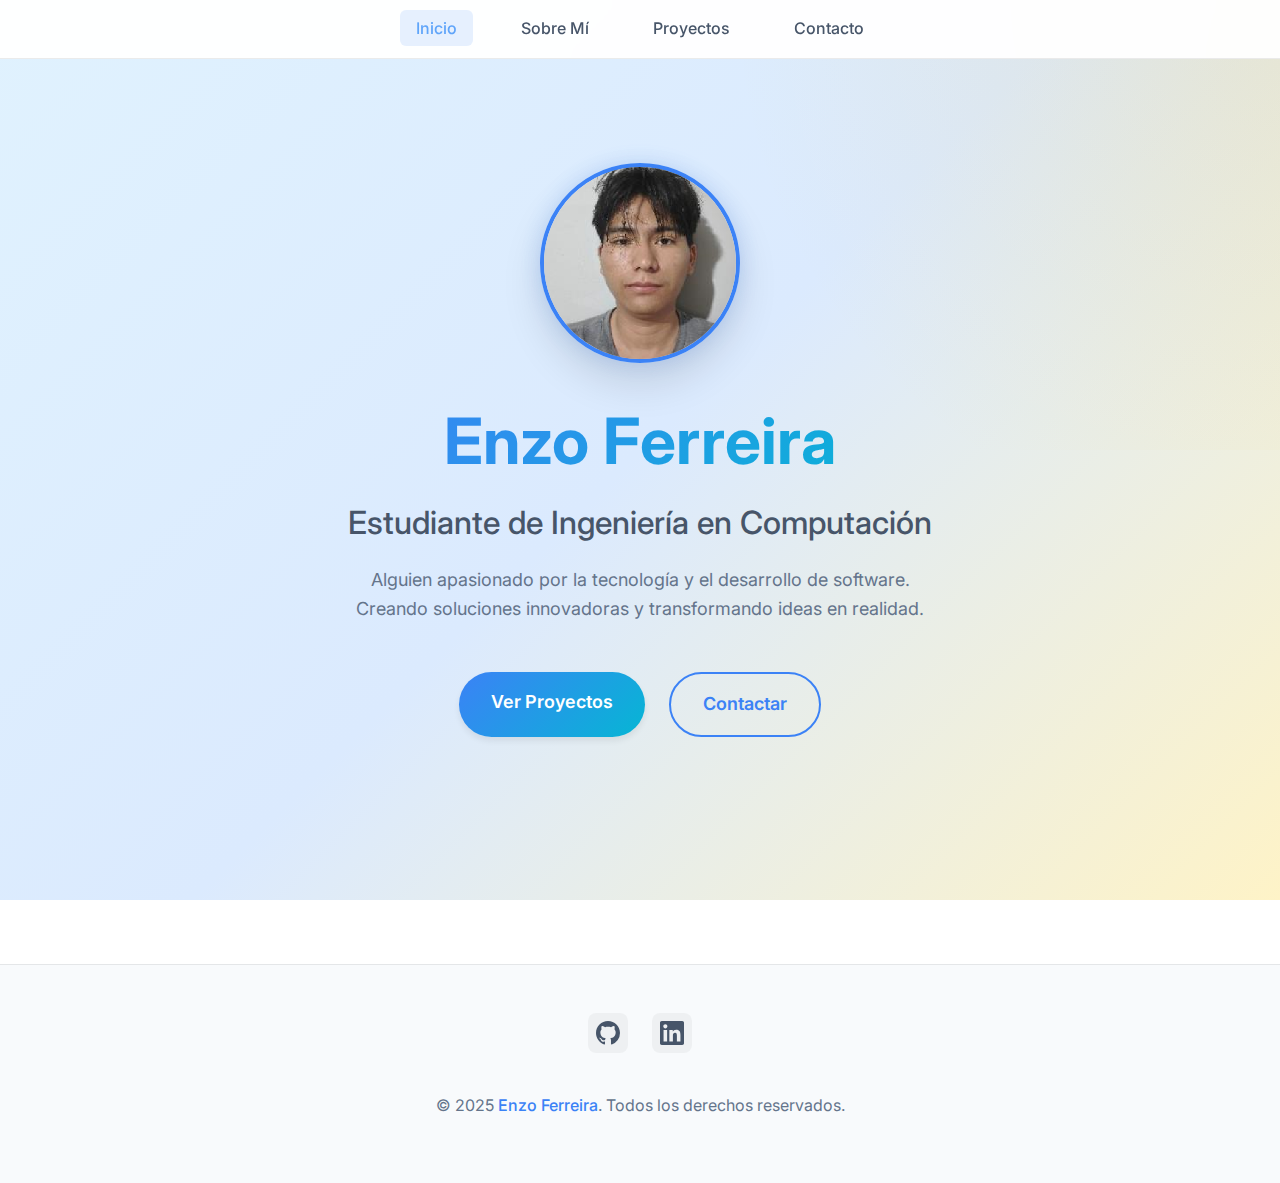
<file: index.html>
<!DOCTYPE html>
<html lang="es">

<head>
  <meta charset="UTF-8">
  <meta name="viewport" content="width=device-width, initial-scale=1.0">
  <meta name="description"
    content="Enzo Ferreira - Estudiante de Ingeniería en Computación. Portafolio profesional con proyectos y experiencia.">
  <meta name="keywords" content="Enzo Ferreira, Ingeniería en Computación, Portafolio, Desarrollador, Programador">
  <meta name="author" content="Enzo Ferreira">
  <title>Enzo Ferreira | Ingeniero en Computación</title>
      <link rel="icon" type="image/png" sizes="32x32" href="resources/images/logo.png">
  <link rel="preconnect" href="https://fonts.googleapis.com">
  <link rel="preconnect" href="https://fonts.gstatic.com" crossorigin>
  <link href="https://fonts.googleapis.com/css2?family=Inter:wght@400;500;600;700;800&display=swap" rel="stylesheet">

  <link rel="stylesheet" href="resources/styles.css">
</head>

<body>
  <nav>
    <ul>
      <li><a href="index.html">Inicio</a></li>
      <li><a href="sobremi.html">Sobre Mí</a></li>
      <li><a href="proyecto.html">Proyectos</a></li>
      <li><a href="contacto.html">Contacto</a></li>
    </ul>
  </nav>

  <section class="hero-section">
    <div class="hero-content">
      <img
        src="resources/images/Profile.png"
        alt="Enzo Ferreira" class="profile-photo">
      <h1>Enzo Ferreira</h1>
      <h3 style="color: var(--text-secondary); font-weight: 500; margin-bottom: var(--spacing-md);">
        Estudiante de Ingeniería en Computación
      </h3>
      <p
        style="max-width: 600px; margin: 0 auto var(--spacing-xl); font-size: var(--font-size-md); color: var(--text-muted);">
        Alguien apasionado por la tecnología y el desarrollo de software.
        Creando soluciones innovadoras y transformando ideas en realidad.
      </p>
      <div style="display: flex; gap: var(--spacing-md); justify-content: center; flex-wrap: wrap;">
        <a href="proyecto.html" class="btn btn-primary">Ver Proyectos</a>
        <a href="contacto.html" class="btn btn-secondary">Contactar</a>
      </div>
    </div>
  </section>

  <footer>
    <div class="footer-content">
      <div class="footer-social">
        <a href="https://github.com/EnzoFereira-UDL" target="_blank" aria-label="GitHub">
          <svg viewBox="0 0 24 24" xmlns="http://www.w3.org/2000/svg">
            <path
              d="M12 0C5.37 0 0 5.37 0 12c0 5.31 3.435 9.795 8.205 11.385.6.105.825-.255.825-.57 0-.285-.015-1.23-.015-2.235-3.015.555-3.795-.735-4.035-1.41-.135-.345-.72-1.41-1.23-1.695-.42-.225-1.02-.78-.015-.795.945-.015 1.62.87 1.845 1.23 1.08 1.815 2.805 1.305 3.495.99.105-.78.42-1.305.765-1.605-2.67-.3-5.46-1.335-5.46-5.925 0-1.305.465-2.385 1.23-3.225-.12-.3-.54-1.53.12-3.18 0 0 1.005-.315 3.3 1.23.96-.27 1.98-.405 3-.405s2.04.135 3 .405c2.295-1.56 3.3-1.23 3.3-1.23.66 1.65.24 2.88.12 3.18.765.84 1.23 1.905 1.23 3.225 0 4.605-2.805 5.625-5.475 5.925.435.375.81 1.095.81 2.22 0 1.605-.015 2.895-.015 3.3 0 .315.225.69.825.57A12.02 12.02 0 0024 12c0-6.63-5.37-12-12-12z" />
          </svg>
        </a>
        <a href="https://mx.linkedin.com/in/enzo-ferreira-667b6a396" target="_blank" aria-label="LinkedIn">
          <svg viewBox="0 0 24 24" xmlns="http://www.w3.org/2000/svg">
            <path
              d="M20.447 20.452h-3.554v-5.569c0-1.328-.027-3.037-1.852-3.037-1.853 0-2.136 1.445-2.136 2.939v5.667H9.351V9h3.414v1.561h.046c.477-.9 1.637-1.85 3.37-1.85 3.601 0 4.267 2.37 4.267 5.455v6.286zM5.337 7.433c-1.144 0-2.063-.926-2.063-2.065 0-1.138.92-2.063 2.063-2.063 1.14 0 2.064.925 2.064 2.063 0 1.139-.925 2.065-2.064 2.065zm1.782 13.019H3.555V9h3.564v11.452zM22.225 0H1.771C.792 0 0 .774 0 1.729v20.542C0 23.227.792 24 1.771 24h20.451C23.2 24 24 23.227 24 22.271V1.729C24 .774 23.2 0 22.222 0h.003z" />
          </svg>
        </a>
      </div>
      <p class="footer-text">
        © 2025 <a href="index.html">Enzo Ferreira</a>. Todos los derechos reservados.
      </p>
    </div>
  </footer>

  <script src="resources/main.js"></script>
</body>

</html>
</file>
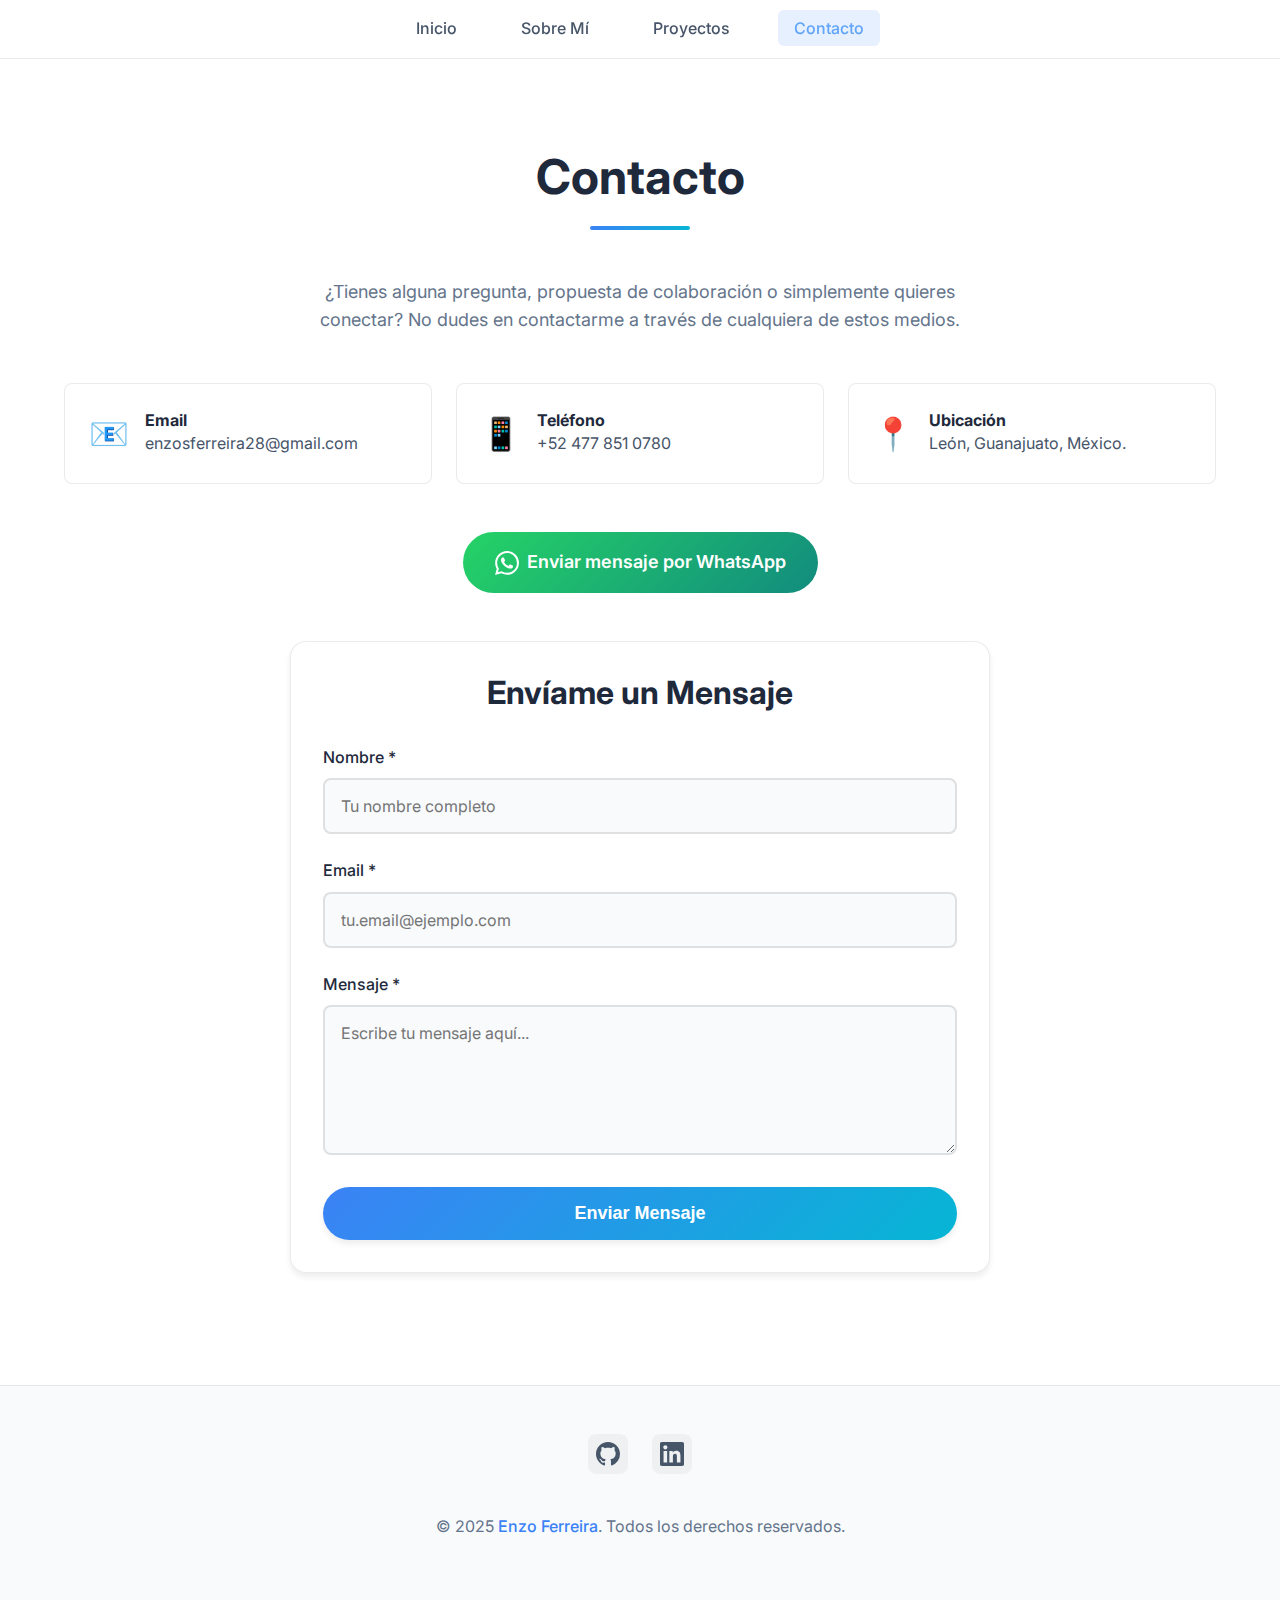
<file: contacto.html>
<!DOCTYPE html>
<html lang="es">

<head>
    <meta charset="UTF-8">
    <meta name="viewport" content="width=device-width, initial-scale=1.0">
    <meta name="description"
        content="Contacta a Enzo Ferreira - Información de contacto, WhatsApp y formulario de contacto.">
    <title>Contacto | Enzo Ferreira</title>

    <!-- Google Fonts -->
    <link rel="preconnect" href="https://fonts.googleapis.com">
    <link rel="preconnect" href="https://fonts.gstatic.com" crossorigin>
    <link href="https://fonts.googleapis.com/css2?family=Inter:wght@400;500;600;700;800&display=swap" rel="stylesheet">

    <!-- Stylesheet -->
    <link rel="stylesheet" href="resources/styles.css">
</head>

<body>
    <!-- Navigation -->
    <nav>
        <ul>
            <li><a href="index.html">Inicio</a></li>
            <li><a href="sobremi.html">Sobre Mí</a></li>
            <li><a href="proyecto.html">Proyectos</a></li>
            <li><a href="contacto.html">Contacto</a></li>
        </ul>
    </nav>

    <!-- Main Content -->
    <main class="container" style="margin-top: 100px;">
        <h2 class="section-title">Contacto</h2>
        <p class="text-center" style="max-width: 700px; margin: 0 auto var(--spacing-xl); color: var(--text-muted);">
            ¿Tienes alguna pregunta, propuesta de colaboración o simplemente quieres conectar?
            No dudes en contactarme a través de cualquiera de estos medios.
        </p>

        <!-- Contact Information -->
        <section class="contact-info">
            <!-- Email -->
            <div class="contact-item">
                <div class="contact-icon">📧</div>
                <div>
                    <h4 style="margin: 0; font-size: var(--font-size-sm); color: var(--text-primary);">Email</h4>
                    <a href="mailto:enzo.ferreira@ejemplo.com"
                        style="color: var(--text-secondary); font-size: var(--font-size-sm);">
                        enzosferreira28@gmail.com
                    </a>
                </div>
            </div>

            <!-- Phone -->
            <div class="contact-item">
                <div class="contact-icon">📱</div>
                <div>
                    <h4 style="margin: 0; font-size: var(--font-size-sm); color: var(--text-primary);">Teléfono</h4>
                    <a href="tel:+525512345678" style="color: var(--text-secondary); font-size: var(--font-size-sm);">
                        +52 477 851 0780
                    </a>
                </div>
            </div>

            <!-- Location -->
            <div class="contact-item">
                <div class="contact-icon">📍</div>
                <div>
                    <h4 style="margin: 0; font-size: var(--font-size-sm); color: var(--text-primary);">Ubicación</h4>
                    <p style="margin: 0; color: var(--text-secondary); font-size: var(--font-size-sm);">
                        León, Guanajuato, México.
                    </p>
                </div>
            </div>
        </section>

        <!-- WhatsApp Button -->
        <div class="text-center mb-4">
            <a href="https://wa.me/524778510780?text=Hola%20Enzo,%20me%20gustaría%20contactarte" target="_blank"
                class="btn btn-whatsapp">
                <svg width="24" height="24" viewBox="0 0 24 24" fill="currentColor" xmlns="http://www.w3.org/2000/svg">
                    <path
                        d="M17.472 14.382c-.297-.149-1.758-.867-2.03-.967-.273-.099-.471-.148-.67.15-.197.297-.767.966-.94 1.164-.173.199-.347.223-.644.075-.297-.15-1.255-.463-2.39-1.475-.883-.788-1.48-1.761-1.653-2.059-.173-.297-.018-.458.13-.606.134-.133.298-.347.446-.52.149-.174.198-.298.298-.497.099-.198.05-.371-.025-.52-.075-.149-.669-1.612-.916-2.207-.242-.579-.487-.5-.669-.51-.173-.008-.371-.01-.57-.01-.198 0-.52.074-.792.372-.272.297-1.04 1.016-1.04 2.479 0 1.462 1.065 2.875 1.213 3.074.149.198 2.096 3.2 5.077 4.487.709.306 1.262.489 1.694.625.712.227 1.36.195 1.871.118.571-.085 1.758-.719 2.006-1.413.248-.694.248-1.289.173-1.413-.074-.124-.272-.198-.57-.347m-5.421 7.403h-.004a9.87 9.87 0 01-5.031-1.378l-.361-.214-3.741.982.998-3.648-.235-.374a9.86 9.86 0 01-1.51-5.26c.001-5.45 4.436-9.884 9.888-9.884 2.64 0 5.122 1.03 6.988 2.898a9.825 9.825 0 012.893 6.994c-.003 5.45-4.437 9.884-9.885 9.884m8.413-18.297A11.815 11.815 0 0012.05 0C5.495 0 .16 5.335.157 11.892c0 2.096.547 4.142 1.588 5.945L.057 24l6.305-1.654a11.882 11.882 0 005.683 1.448h.005c6.554 0 11.89-5.335 11.893-11.893a11.821 11.821 0 00-3.48-8.413z" />
                </svg>
                Enviar mensaje por WhatsApp
            </a>
        </div>

        <!-- Contact Form -->
        <section class="card" style="max-width: 700px; margin: 0 auto;">
            <h3 class="text-center mb-3">Envíame un Mensaje</h3>
            <form id="contact-form">
                <!-- Name Field -->
                <div class="form-group">
                    <label for="name">Nombre *</label>
                    <input type="text" id="name" name="name" placeholder="Tu nombre completo" required>
                </div>

                <!-- Email Field -->
                <div class="form-group">
                    <label for="email">Email *</label>
                    <input type="email" id="email" name="email" placeholder="tu.email@ejemplo.com" required>
                    <div class="error-message">Por favor, ingresa un email válido</div>
                </div>

                <!-- Message Field -->
                <div class="form-group">
                    <label for="message">Mensaje *</label>
                    <textarea id="message" name="message" placeholder="Escribe tu mensaje aquí..." required></textarea>
                </div>

                <!-- Submit Button -->
                <button type="submit" id="submit-btn" class="btn btn-primary" style="width: 100%;">
                    Enviar Mensaje
                </button>

                <!-- Success Message -->
                <div id="success-message" class="success-message">
                    ✓ ¡Mensaje enviado con éxito! Te responderé pronto.
                </div>

                <!-- Error Message -->
                <div id="error-message-form" class="error-message-form">
                    ✗ Por favor, completa todos los campos correctamente.
                </div>
            </form>
        </section>
    </main>

    <!-- Footer -->
    <footer>
        <div class="footer-content">
            <div class="footer-social">
                <a href="https://github.com/EnzoFereira-UDL" target="_blank" aria-label="GitHub">
                    <svg viewBox="0 0 24 24" xmlns="http://www.w3.org/2000/svg">
                        <path
                            d="M12 0C5.37 0 0 5.37 0 12c0 5.31 3.435 9.795 8.205 11.385.6.105.825-.255.825-.57 0-.285-.015-1.23-.015-2.235-3.015.555-3.795-.735-4.035-1.41-.135-.345-.72-1.41-1.23-1.695-.42-.225-1.02-.78-.015-.795.945-.015 1.62.87 1.845 1.23 1.08 1.815 2.805 1.305 3.495.99.105-.78.42-1.305.765-1.605-2.67-.3-5.46-1.335-5.46-5.925 0-1.305.465-2.385 1.23-3.225-.12-.3-.54-1.53.12-3.18 0 0 1.005-.315 3.3 1.23.96-.27 1.98-.405 3-.405s2.04.135 3 .405c2.295-1.56 3.3-1.23 3.3-1.23.66 1.65.24 2.88.12 3.18.765.84 1.23 1.905 1.23 3.225 0 4.605-2.805 5.625-5.475 5.925.435.375.81 1.095.81 2.22 0 1.605-.015 2.895-.015 3.3 0 .315.225.69.825.57A12.02 12.02 0 0024 12c0-6.63-5.37-12-12-12z" />
                    </svg>
                </a>
                <a href="https://linkedin.com/in/usuario" target="_blank" aria-label="LinkedIn">
                    <svg viewBox="0 0 24 24" xmlns="http://www.w3.org/2000/svg">
                        <path
                            d="M20.447 20.452h-3.554v-5.569c0-1.328-.027-3.037-1.852-3.037-1.853 0-2.136 1.445-2.136 2.939v5.667H9.351V9h3.414v1.561h.046c.477-.9 1.637-1.85 3.37-1.85 3.601 0 4.267 2.37 4.267 5.455v6.286zM5.337 7.433c-1.144 0-2.063-.926-2.063-2.065 0-1.138.92-2.063 2.063-2.063 1.14 0 2.064.925 2.064 2.063 0 1.139-.925 2.065-2.064 2.065zm1.782 13.019H3.555V9h3.564v11.452zM22.225 0H1.771C.792 0 0 .774 0 1.729v20.542C0 23.227.792 24 1.771 24h20.451C23.2 24 24 23.227 24 22.271V1.729C24 .774 23.2 0 22.222 0h.003z" />
                    </svg>
                </a>
            </div>
            <p class="footer-text">
                © 2025 <a href="index.html">Enzo Ferreira</a>. Todos los derechos reservados.
            </p>
        </div>
    </footer>

    <!-- JavaScript -->
    <script src="resources/main.js"></script>
</body>

</html>
</file>
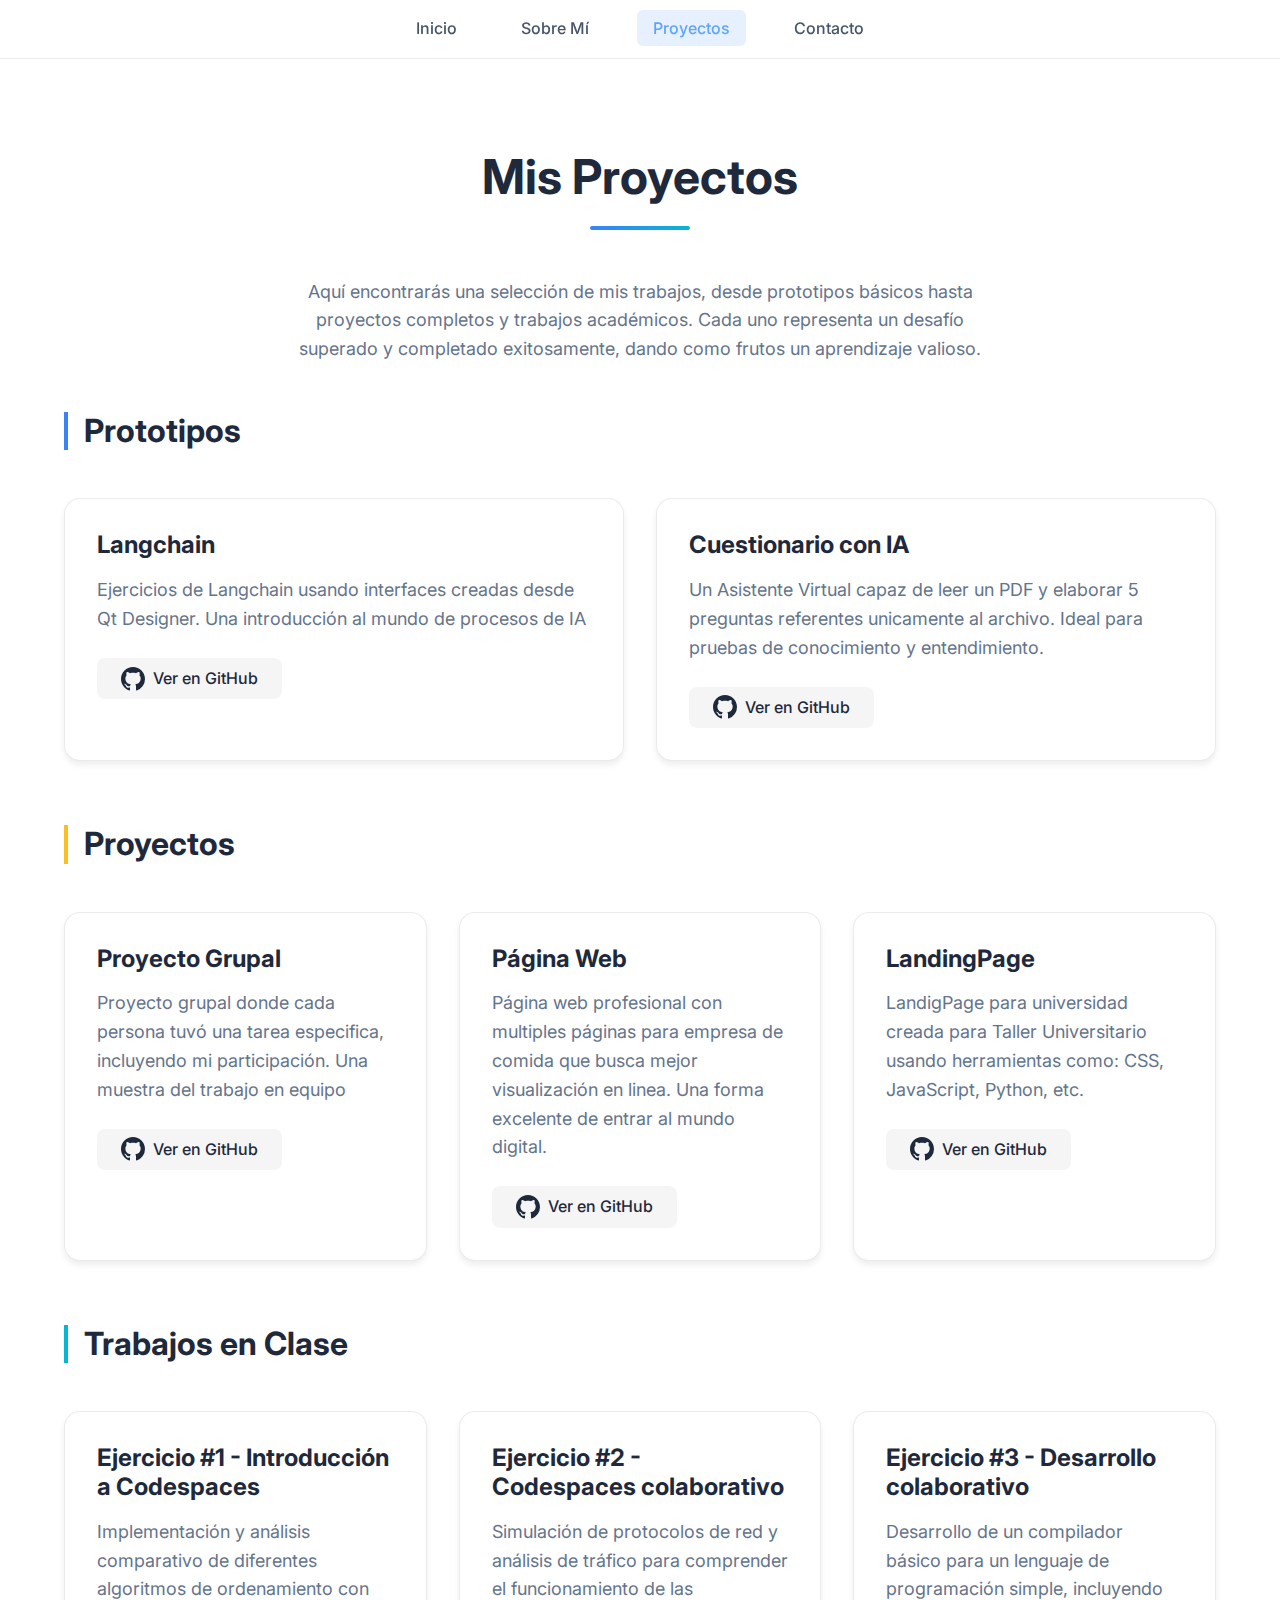
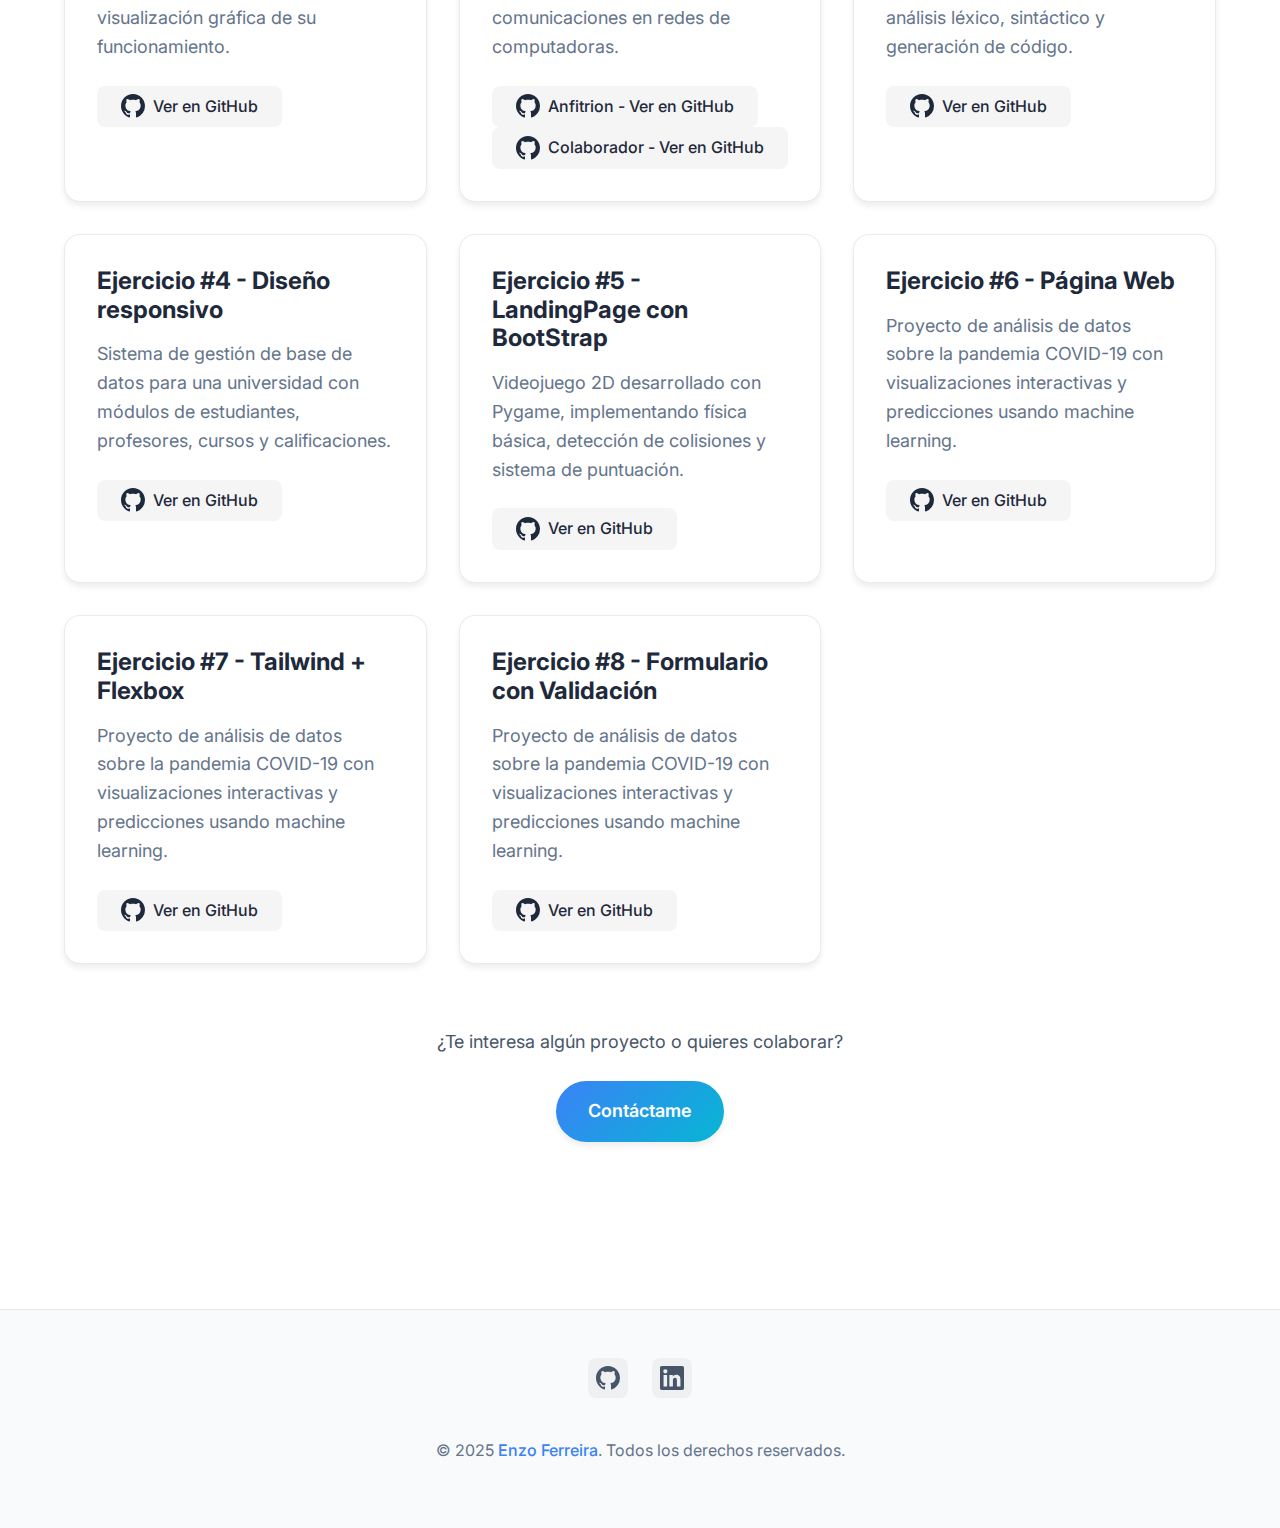
<file: proyecto.html>
<!DOCTYPE html>
<html lang="es">

<head>
    <meta charset="UTF-8">
    <meta name="viewport" content="width=device-width, initial-scale=1.0">
    <meta name="description"
        content="Proyectos de Enzo Ferreira - Prototipos, proyectos completos y trabajos académicos en ingeniería en computación.">
    <title>Proyectos | Enzo Ferreira</title>

    <!-- Google Fonts -->
    <link rel="preconnect" href="https://fonts.googleapis.com">
    <link rel="preconnect" href="https://fonts.gstatic.com" crossorigin>
    <link href="https://fonts.googleapis.com/css2?family=Inter:wght@400;500;600;700;800&display=swap" rel="stylesheet">

    <!-- Stylesheet -->
    <link rel="stylesheet" href="resources/styles.css">
</head>

<body>
    <!-- Navigation -->
    <nav>
        <ul>
            <li><a href="index.html">Inicio</a></li>
            <li><a href="sobremi.html">Sobre Mí</a></li>
            <li><a href="proyecto.html">Proyectos</a></li>
            <li><a href="contacto.html">Contacto</a></li>
        </ul>
    </nav>

    <!-- Main Content -->
    <main class="container" style="margin-top: 100px;">
        <h2 class="section-title">Mis Proyectos</h2>
        <p class="text-center" style="max-width: 700px; margin: 0 auto var(--spacing-xl); color: var(--text-muted);">
            Aquí encontrarás una selección de mis trabajos, desde prototipos básicos hasta
            proyectos completos y trabajos académicos. Cada uno representa un desafío superado y completado exitosamente,
            dando como frutos un aprendizaje valioso.
        </p>

        <!-- Prototipos Section -->
        <section style="margin-bottom: var(--spacing-2xl);">
            <h3
                style="margin-bottom: var(--spacing-lg); padding-left: var(--spacing-sm); border-left: 4px solid var(--primary-color);">
                Prototipos
            </h3>
            <div class="grid grid-3">
                <!-- Prototype 1 -->
                <div class="card project-card">
                    <h3>Langchain</h3>
                    <p>
                        Ejercicios de Langchain usando interfaces creadas desde Qt Designer.
                        Una introducción al mundo de procesos de IA
                    </p>
                    <a href="https://github.com/EnzoFereira-UDL/examenia2" target="_blank" class="github-link">
                        <svg class="github-icon" viewBox="0 0 24 24" xmlns="http://www.w3.org/2000/svg">
                            <path
                                d="M12 0C5.37 0 0 5.37 0 12c0 5.31 3.435 9.795 8.205 11.385.6.105.825-.255.825-.57 0-.285-.015-1.23-.015-2.235-3.015.555-3.795-.735-4.035-1.41-.135-.345-.72-1.41-1.23-1.695-.42-.225-1.02-.78-.015-.795.945-.015 1.62.87 1.845 1.23 1.08 1.815 2.805 1.305 3.495.99.105-.78.42-1.305.765-1.605-2.67-.3-5.46-1.335-5.46-5.925 0-1.305.465-2.385 1.23-3.225-.12-.3-.54-1.53.12-3.18 0 0 1.005-.315 3.3 1.23.96-.27 1.98-.405 3-.405s2.04.135 3 .405c2.295-1.56 3.3-1.23 3.3-1.23.66 1.65.24 2.88.12 3.18.765.84 1.23 1.905 1.23 3.225 0 4.605-2.805 5.625-5.475 5.925.435.375.81 1.095.81 2.22 0 1.605-.015 2.895-.015 3.3 0 .315.225.69.825.57A12.02 12.02 0 0024 12c0-6.63-5.37-12-12-12z" />
                        </svg>
                        Ver en GitHub
                    </a>
                </div>

                <!-- Prototype 2 -->
                <div class="card project-card">
                    <h3>Cuestionario con IA</h3>
                    <p>
                        Un Asistente Virtual capaz de leer un PDF y elaborar 5 preguntas referentes unicamente al archivo.
                        Ideal para pruebas de conocimiento y entendimiento.
                    </p>
                    <a href="https://github.com/EnzoFereira-UDL/examenia2" target="_blank" class="github-link">
                        <svg class="github-icon" viewBox="0 0 24 24" xmlns="http://www.w3.org/2000/svg">
                            <path
                                d="M12 0C5.37 0 0 5.37 0 12c0 5.31 3.435 9.795 8.205 11.385.6.105.825-.255.825-.57 0-.285-.015-1.23-.015-2.235-3.015.555-3.795-.735-4.035-1.41-.135-.345-.72-1.41-1.23-1.695-.42-.225-1.02-.78-.015-.795.945-.015 1.62.87 1.845 1.23 1.08 1.815 2.805 1.305 3.495.99.105-.78.42-1.305.765-1.605-2.67-.3-5.46-1.335-5.46-5.925 0-1.305.465-2.385 1.23-3.225-.12-.3-.54-1.53.12-3.18 0 0 1.005-.315 3.3 1.23.96-.27 1.98-.405 3-.405s2.04.135 3 .405c2.295-1.56 3.3-1.23 3.3-1.23.66 1.65.24 2.88.12 3.18.765.84 1.23 1.905 1.23 3.225 0 4.605-2.805 5.625-5.475 5.925.435.375.81 1.095.81 2.22 0 1.605-.015 2.895-.015 3.3 0 .315.225.69.825.57A12.02 12.02 0 0024 12c0-6.63-5.37-12-12-12z" />
                        </svg>
                        Ver en GitHub
                    </a>
                </div>
            </div>
        </section>

        <!-- Proyectos Section -->
        <section style="margin-bottom: var(--spacing-2xl);">
            <h3
                style="margin-bottom: var(--spacing-lg); padding-left: var(--spacing-sm); border-left: 4px solid var(--secondary-color);">
                Proyectos
            </h3>
            <div class="grid grid-3">
                <!-- Project 1 -->
                <div class="card project-card">
                    <h3>Proyecto Grupal</h3>
                    <p>
                        Proyecto grupal donde cada persona tuvó una tarea especifica, incluyendo mi participación.
                        Una muestra del trabajo en equipo
                    </p>
                    <a href="https://github.com/amontesm-udl/proyecto-grupal" target="_blank" class="github-link">
                        <svg class="github-icon" viewBox="0 0 24 24" xmlns="http://www.w3.org/2000/svg">
                            <path
                                d="M12 0C5.37 0 0 5.37 0 12c0 5.31 3.435 9.795 8.205 11.385.6.105.825-.255.825-.57 0-.285-.015-1.23-.015-2.235-3.015.555-3.795-.735-4.035-1.41-.135-.345-.72-1.41-1.23-1.695-.42-.225-1.02-.78-.015-.795.945-.015 1.62.87 1.845 1.23 1.08 1.815 2.805 1.305 3.495.99.105-.78.42-1.305.765-1.605-2.67-.3-5.46-1.335-5.46-5.925 0-1.305.465-2.385 1.23-3.225-.12-.3-.54-1.53.12-3.18 0 0 1.005-.315 3.3 1.23.96-.27 1.98-.405 3-.405s2.04.135 3 .405c2.295-1.56 3.3-1.23 3.3-1.23.66 1.65.24 2.88.12 3.18.765.84 1.23 1.905 1.23 3.225 0 4.605-2.805 5.625-5.475 5.925.435.375.81 1.095.81 2.22 0 1.605-.015 2.895-.015 3.3 0 .315.225.69.825.57A12.02 12.02 0 0024 12c0-6.63-5.37-12-12-12z" />
                        </svg>
                        Ver en GitHub
                    </a>
                </div>

                <!-- Project 2 -->
                <div class="card project-card">
                    <h3>Página Web</h3>
                    <p>
                        Página web profesional con multiples páginas para empresa de comida que busca mejor visualización en linea.
                        Una forma excelente de entrar al mundo digital.
                    </p>
                    <a href="https://github.com/EnzoFereira-UDL/proyecto2do" target="_blank" class="github-link">
                        <svg class="github-icon" viewBox="0 0 24 24" xmlns="http://www.w3.org/2000/svg">
                            <path
                                d="M12 0C5.37 0 0 5.37 0 12c0 5.31 3.435 9.795 8.205 11.385.6.105.825-.255.825-.57 0-.285-.015-1.23-.015-2.235-3.015.555-3.795-.735-4.035-1.41-.135-.345-.72-1.41-1.23-1.695-.42-.225-1.02-.78-.015-.795.945-.015 1.62.87 1.845 1.23 1.08 1.815 2.805 1.305 3.495.99.105-.78.42-1.305.765-1.605-2.67-.3-5.46-1.335-5.46-5.925 0-1.305.465-2.385 1.23-3.225-.12-.3-.54-1.53.12-3.18 0 0 1.005-.315 3.3 1.23.96-.27 1.98-.405 3-.405s2.04.135 3 .405c2.295-1.56 3.3-1.23 3.3-1.23.66 1.65.24 2.88.12 3.18.765.84 1.23 1.905 1.23 3.225 0 4.605-2.805 5.625-5.475 5.925.435.375.81 1.095.81 2.22 0 1.605-.015 2.895-.015 3.3 0 .315.225.69.825.57A12.02 12.02 0 0024 12c0-6.63-5.37-12-12-12z" />
                        </svg>
                        Ver en GitHub
                    </a>
                </div>

                <!-- Project 3 -->
                <div class="card project-card">
                    <h3>LandingPage </h3>
                    <p>
                        LandigPage para universidad creada para Taller Universitario usando herramientas como:
                        CSS, JavaScript, Python, etc.
                    </p>
                    <a href="https://github.com/EnzoFereira-UDL/-BLP-UDL" target="_blank" class="github-link">
                        <svg class="github-icon" viewBox="0 0 24 24" xmlns="http://www.w3.org/2000/svg">
                            <path
                                d="M12 0C5.37 0 0 5.37 0 12c0 5.31 3.435 9.795 8.205 11.385.6.105.825-.255.825-.57 0-.285-.015-1.23-.015-2.235-3.015.555-3.795-.735-4.035-1.41-.135-.345-.72-1.41-1.23-1.695-.42-.225-1.02-.78-.015-.795.945-.015 1.62.87 1.845 1.23 1.08 1.815 2.805 1.305 3.495.99.105-.78.42-1.305.765-1.605-2.67-.3-5.46-1.335-5.46-5.925 0-1.305.465-2.385 1.23-3.225-.12-.3-.54-1.53.12-3.18 0 0 1.005-.315 3.3 1.23.96-.27 1.98-.405 3-.405s2.04.135 3 .405c2.295-1.56 3.3-1.23 3.3-1.23.66 1.65.24 2.88.12 3.18.765.84 1.23 1.905 1.23 3.225 0 4.605-2.805 5.625-5.475 5.925.435.375.81 1.095.81 2.22 0 1.605-.015 2.895-.015 3.3 0 .315.225.69.825.57A12.02 12.02 0 0024 12c0-6.63-5.37-12-12-12z" />
                        </svg>
                        Ver en GitHub
                    </a>
                </div>
            </div>
        </section>

        <!-- Trabajos en Clase Section -->
        <section style="margin-bottom: var(--spacing-2xl);">
            <h3
                style="margin-bottom: var(--spacing-lg); padding-left: var(--spacing-sm); border-left: 4px solid var(--accent-color);">
                Trabajos en Clase
            </h3>
            <div class="grid grid-3">
                <!-- Class Work 1 -->
                <div class="card project-card">
                    <h3>Ejercicio #1 - Introducción a Codespaces</h3>
                    <p>
                        Implementación y análisis comparativo de diferentes algoritmos de ordenamiento
                        con visualización gráfica de su funcionamiento.
                    </p>
                    <a href="https://github.com/EnzoFereira-UDL/codespaces-ejercicio" target="_blank" class="github-link">
                        <svg class="github-icon" viewBox="0 0 24 24" xmlns="http://www.w3.org/2000/svg">
                            <path
                                d="M12 0C5.37 0 0 5.37 0 12c0 5.31 3.435 9.795 8.205 11.385.6.105.825-.255.825-.57 0-.285-.015-1.23-.015-2.235-3.015.555-3.795-.735-4.035-1.41-.135-.345-.72-1.41-1.23-1.695-.42-.225-1.02-.78-.015-.795.945-.015 1.62.87 1.845 1.23 1.08 1.815 2.805 1.305 3.495.99.105-.78.42-1.305.765-1.605-2.67-.3-5.46-1.335-5.46-5.925 0-1.305.465-2.385 1.23-3.225-.12-.3-.54-1.53.12-3.18 0 0 1.005-.315 3.3 1.23.96-.27 1.98-.405 3-.405s2.04.135 3 .405c2.295-1.56 3.3-1.23 3.3-1.23.66 1.65.24 2.88.12 3.18.765.84 1.23 1.905 1.23 3.225 0 4.605-2.805 5.625-5.475 5.925.435.375.81 1.095.81 2.22 0 1.605-.015 2.895-.015 3.3 0 .315.225.69.825.57A12.02 12.02 0 0024 12c0-6.63-5.37-12-12-12z" />
                        </svg>
                        Ver en GitHub
                    </a>
                </div>

                <!-- Class Work 2 -->
                <div class="card project-card">
                    <h3>Ejercicio #2 - Codespaces colaborativo</h3>
                    <p>
                        Simulación de protocolos de red y análisis de tráfico para comprender el
                        funcionamiento de las comunicaciones en redes de computadoras.
                    </p>
                    <a href="https://github.com/EnzoFereira-UDL/colaboracion-codespaces" target="_blank" class="github-link">
                        <svg class="github-icon" viewBox="0 0 24 24" xmlns="http://www.w3.org/2000/svg">
                            <path
                                d="M12 0C5.37 0 0 5.37 0 12c0 5.31 3.435 9.795 8.205 11.385.6.105.825-.255.825-.57 0-.285-.015-1.23-.015-2.235-3.015.555-3.795-.735-4.035-1.41-.135-.345-.72-1.41-1.23-1.695-.42-.225-1.02-.78-.015-.795.945-.015 1.62.87 1.845 1.23 1.08 1.815 2.805 1.305 3.495.99.105-.78.42-1.305.765-1.605-2.67-.3-5.46-1.335-5.46-5.925 0-1.305.465-2.385 1.23-3.225-.12-.3-.54-1.53.12-3.18 0 0 1.005-.315 3.3 1.23.96-.27 1.98-.405 3-.405s2.04.135 3 .405c2.295-1.56 3.3-1.23 3.3-1.23.66 1.65.24 2.88.12 3.18.765.84 1.23 1.905 1.23 3.225 0 4.605-2.805 5.625-5.475 5.925.435.375.81 1.095.81 2.22 0 1.605-.015 2.895-.015 3.3 0 .315.225.69.825.57A12.02 12.02 0 0024 12c0-6.63-5.37-12-12-12z" />
                        </svg>
                        Anfitrion - Ver en GitHub
                    </a>
                    <a href="https://github.com/EnzoFereira-UDL/colaboracion-codespaces_fork/tree/main" target="_blank" class="github-link">
                        <svg class="github-icon" viewBox="0 0 24 24" xmlns="http://www.w3.org/2000/svg">
                            <path
                                d="M12 0C5.37 0 0 5.37 0 12c0 5.31 3.435 9.795 8.205 11.385.6.105.825-.255.825-.57 0-.285-.015-1.23-.015-2.235-3.015.555-3.795-.735-4.035-1.41-.135-.345-.72-1.41-1.23-1.695-.42-.225-1.02-.78-.015-.795.945-.015 1.62.87 1.845 1.23 1.08 1.815 2.805 1.305 3.495.99.105-.78.42-1.305.765-1.605-2.67-.3-5.46-1.335-5.46-5.925 0-1.305.465-2.385 1.23-3.225-.12-.3-.54-1.53.12-3.18 0 0 1.005-.315 3.3 1.23.96-.27 1.98-.405 3-.405s2.04.135 3 .405c2.295-1.56 3.3-1.23 3.3-1.23.66 1.65.24 2.88.12 3.18.765.84 1.23 1.905 1.23 3.225 0 4.605-2.805 5.625-5.475 5.925.435.375.81 1.095.81 2.22 0 1.605-.015 2.895-.015 3.3 0 .315.225.69.825.57A12.02 12.02 0 0024 12c0-6.63-5.37-12-12-12z" />
                        </svg>
                        Colaborador - Ver en GitHub
                    </a>
                </div>

                <!-- Class Work 3 -->
                <div class="card project-card">
                    <h3>Ejercicio #3 - Desarrollo colaborativo</h3>
                    <p>
                        Desarrollo de un compilador básico para un lenguaje de programación simple,
                        incluyendo análisis léxico, sintáctico y generación de código.
                    </p>
                    <a href="https://github.com/amontesm-udl/proyecto-grupal" target="_blank" class="github-link">
                        <svg class="github-icon" viewBox="0 0 24 24" xmlns="http://www.w3.org/2000/svg">
                            <path
                                d="M12 0C5.37 0 0 5.37 0 12c0 5.31 3.435 9.795 8.205 11.385.6.105.825-.255.825-.57 0-.285-.015-1.23-.015-2.235-3.015.555-3.795-.735-4.035-1.41-.135-.345-.72-1.41-1.23-1.695-.42-.225-1.02-.78-.015-.795.945-.015 1.62.87 1.845 1.23 1.08 1.815 2.805 1.305 3.495.99.105-.78.42-1.305.765-1.605-2.67-.3-5.46-1.335-5.46-5.925 0-1.305.465-2.385 1.23-3.225-.12-.3-.54-1.53.12-3.18 0 0 1.005-.315 3.3 1.23.96-.27 1.98-.405 3-.405s2.04.135 3 .405c2.295-1.56 3.3-1.23 3.3-1.23.66 1.65.24 2.88.12 3.18.765.84 1.23 1.905 1.23 3.225 0 4.605-2.805 5.625-5.475 5.925.435.375.81 1.095.81 2.22 0 1.605-.015 2.895-.015 3.3 0 .315.225.69.825.57A12.02 12.02 0 0024 12c0-6.63-5.37-12-12-12z" />
                        </svg>
                        Ver en GitHub
                    </a>
                </div>

                <!-- Class Work 4 -->
                <div class="card project-card">
                    <h3>Ejercicio #4 - Diseño responsivo</h3>
                    <p>
                        Sistema de gestión de base de datos para una universidad con módulos de
                        estudiantes, profesores, cursos y calificaciones.
                    </p>
                    <a href="https://github.com/EnzoFereira-UDL/webresponsive" target="_blank" class="github-link">
                        <svg class="github-icon" viewBox="0 0 24 24" xmlns="http://www.w3.org/2000/svg">
                            <path
                                d="M12 0C5.37 0 0 5.37 0 12c0 5.31 3.435 9.795 8.205 11.385.6.105.825-.255.825-.57 0-.285-.015-1.23-.015-2.235-3.015.555-3.795-.735-4.035-1.41-.135-.345-.72-1.41-1.23-1.695-.42-.225-1.02-.78-.015-.795.945-.015 1.62.87 1.845 1.23 1.08 1.815 2.805 1.305 3.495.99.105-.78.42-1.305.765-1.605-2.67-.3-5.46-1.335-5.46-5.925 0-1.305.465-2.385 1.23-3.225-.12-.3-.54-1.53.12-3.18 0 0 1.005-.315 3.3 1.23.96-.27 1.98-.405 3-.405s2.04.135 3 .405c2.295-1.56 3.3-1.23 3.3-1.23.66 1.65.24 2.88.12 3.18.765.84 1.23 1.905 1.23 3.225 0 4.605-2.805 5.625-5.475 5.925.435.375.81 1.095.81 2.22 0 1.605-.015 2.895-.015 3.3 0 .315.225.69.825.57A12.02 12.02 0 0024 12c0-6.63-5.37-12-12-12z" />
                        </svg>
                        Ver en GitHub
                    </a>
                </div>

                <!-- Class Work 5 -->
                <div class="card project-card">
                    <h3>Ejercicio #5 - LandingPage con BootStrap</h3>
                    <p>
                        Videojuego 2D desarrollado con Pygame, implementando física básica,
                        detección de colisiones y sistema de puntuación.
                    </p>
                    <a href="https://github.com/EnzoFereira-UDL/landingpage" target="_blank" class="github-link">
                        <svg class="github-icon" viewBox="0 0 24 24" xmlns="http://www.w3.org/2000/svg">
                            <path
                                d="M12 0C5.37 0 0 5.37 0 12c0 5.31 3.435 9.795 8.205 11.385.6.105.825-.255.825-.57 0-.285-.015-1.23-.015-2.235-3.015.555-3.795-.735-4.035-1.41-.135-.345-.72-1.41-1.23-1.695-.42-.225-1.02-.78-.015-.795.945-.015 1.62.87 1.845 1.23 1.08 1.815 2.805 1.305 3.495.99.105-.78.42-1.305.765-1.605-2.67-.3-5.46-1.335-5.46-5.925 0-1.305.465-2.385 1.23-3.225-.12-.3-.54-1.53.12-3.18 0 0 1.005-.315 3.3 1.23.96-.27 1.98-.405 3-.405s2.04.135 3 .405c2.295-1.56 3.3-1.23 3.3-1.23.66 1.65.24 2.88.12 3.18.765.84 1.23 1.905 1.23 3.225 0 4.605-2.805 5.625-5.475 5.925.435.375.81 1.095.81 2.22 0 1.605-.015 2.895-.015 3.3 0 .315.225.69.825.57A12.02 12.02 0 0024 12c0-6.63-5.37-12-12-12z" />
                        </svg>
                        Ver en GitHub
                    </a>
                </div>

                <!-- Class Work 6 -->
                <div class="card project-card">
                    <h3>Ejercicio #6 - Página Web</h3>
                    <p>
                        Proyecto de análisis de datos sobre la pandemia COVID-19 con visualizaciones
                        interactivas y predicciones usando machine learning.
                    </p>
                    <a href="https://github.com/EnzoFereira-UDL/proyecto2do" target="_blank" class="github-link">
                        <svg class="github-icon" viewBox="0 0 24 24" xmlns="http://www.w3.org/2000/svg">
                            <path
                                d="M12 0C5.37 0 0 5.37 0 12c0 5.31 3.435 9.795 8.205 11.385.6.105.825-.255.825-.57 0-.285-.015-1.23-.015-2.235-3.015.555-3.795-.735-4.035-1.41-.135-.345-.72-1.41-1.23-1.695-.42-.225-1.02-.78-.015-.795.945-.015 1.62.87 1.845 1.23 1.08 1.815 2.805 1.305 3.495.99.105-.78.42-1.305.765-1.605-2.67-.3-5.46-1.335-5.46-5.925 0-1.305.465-2.385 1.23-3.225-.12-.3-.54-1.53.12-3.18 0 0 1.005-.315 3.3 1.23.96-.27 1.98-.405 3-.405s2.04.135 3 .405c2.295-1.56 3.3-1.23 3.3-1.23.66 1.65.24 2.88.12 3.18.765.84 1.23 1.905 1.23 3.225 0 4.605-2.805 5.625-5.475 5.925.435.375.81 1.095.81 2.22 0 1.605-.015 2.895-.015 3.3 0 .315.225.69.825.57A12.02 12.02 0 0024 12c0-6.63-5.37-12-12-12z" />
                        </svg>
                        Ver en GitHub
                    </a>
                </div>
                <div class="card project-card">
                    <h3>Ejercicio #7 - Tailwind + Flexbox</h3>
                    <p>
                        Proyecto de análisis de datos sobre la pandemia COVID-19 con visualizaciones
                        interactivas y predicciones usando machine learning.
                    </p>
                    <a href="https://github.com/EnzoFereira-UDL/tailwind" target="_blank" class="github-link">
                        <svg class="github-icon" viewBox="0 0 24 24" xmlns="http://www.w3.org/2000/svg">
                            <path
                                d="M12 0C5.37 0 0 5.37 0 12c0 5.31 3.435 9.795 8.205 11.385.6.105.825-.255.825-.57 0-.285-.015-1.23-.015-2.235-3.015.555-3.795-.735-4.035-1.41-.135-.345-.72-1.41-1.23-1.695-.42-.225-1.02-.78-.015-.795.945-.015 1.62.87 1.845 1.23 1.08 1.815 2.805 1.305 3.495.99.105-.78.42-1.305.765-1.605-2.67-.3-5.46-1.335-5.46-5.925 0-1.305.465-2.385 1.23-3.225-.12-.3-.54-1.53.12-3.18 0 0 1.005-.315 3.3 1.23.96-.27 1.98-.405 3-.405s2.04.135 3 .405c2.295-1.56 3.3-1.23 3.3-1.23.66 1.65.24 2.88.12 3.18.765.84 1.23 1.905 1.23 3.225 0 4.605-2.805 5.625-5.475 5.925.435.375.81 1.095.81 2.22 0 1.605-.015 2.895-.015 3.3 0 .315.225.69.825.57A12.02 12.02 0 0024 12c0-6.63-5.37-12-12-12z" />
                        </svg>
                        Ver en GitHub
                    </a>
                </div>
                <div class="card project-card">
                    <h3>Ejercicio #8 - Formulario con Validación</h3>
                    <p>
                        Proyecto de análisis de datos sobre la pandemia COVID-19 con visualizaciones
                        interactivas y predicciones usando machine learning.
                    </p>
                    <a href="https://github.com/EnzoFereira-UDL/formulario" target="_blank" class="github-link">
                        <svg class="github-icon" viewBox="0 0 24 24" xmlns="http://www.w3.org/2000/svg">
                            <path
                                d="M12 0C5.37 0 0 5.37 0 12c0 5.31 3.435 9.795 8.205 11.385.6.105.825-.255.825-.57 0-.285-.015-1.23-.015-2.235-3.015.555-3.795-.735-4.035-1.41-.135-.345-.72-1.41-1.23-1.695-.42-.225-1.02-.78-.015-.795.945-.015 1.62.87 1.845 1.23 1.08 1.815 2.805 1.305 3.495.99.105-.78.42-1.305.765-1.605-2.67-.3-5.46-1.335-5.46-5.925 0-1.305.465-2.385 1.23-3.225-.12-.3-.54-1.53.12-3.18 0 0 1.005-.315 3.3 1.23.96-.27 1.98-.405 3-.405s2.04.135 3 .405c2.295-1.56 3.3-1.23 3.3-1.23.66 1.65.24 2.88.12 3.18.765.84 1.23 1.905 1.23 3.225 0 4.605-2.805 5.625-5.475 5.925.435.375.81 1.095.81 2.22 0 1.605-.015 2.895-.015 3.3 0 .315.225.69.825.57A12.02 12.02 0 0024 12c0-6.63-5.37-12-12-12z" />
                        </svg>
                        Ver en GitHub
                    </a>
                </div>
            </div>
        </section>

        <!-- Call to Action -->
        <div class="text-center mt-4 mb-4">
            <p style="font-size: var(--font-size-md); margin-bottom: var(--spacing-md);">
                ¿Te interesa algún proyecto o quieres colaborar?
            </p>
            <a href="contacto.html" class="btn btn-primary">Contáctame</a>
        </div>
    </main>

    <!-- Footer -->
    <footer>
        <div class="footer-content">
            <div class="footer-social">
                <a href="https://github.com/EnzoFereira-UDL" target="_blank" aria-label="GitHub">
                    <svg viewBox="0 0 24 24" xmlns="http://www.w3.org/2000/svg">
                        <path
                            d="M12 0C5.37 0 0 5.37 0 12c0 5.31 3.435 9.795 8.205 11.385.6.105.825-.255.825-.57 0-.285-.015-1.23-.015-2.235-3.015.555-3.795-.735-4.035-1.41-.135-.345-.72-1.41-1.23-1.695-.42-.225-1.02-.78-.015-.795.945-.015 1.62.87 1.845 1.23 1.08 1.815 2.805 1.305 3.495.99.105-.78.42-1.305.765-1.605-2.67-.3-5.46-1.335-5.46-5.925 0-1.305.465-2.385 1.23-3.225-.12-.3-.54-1.53.12-3.18 0 0 1.005-.315 3.3 1.23.96-.27 1.98-.405 3-.405s2.04.135 3 .405c2.295-1.56 3.3-1.23 3.3-1.23.66 1.65.24 2.88.12 3.18.765.84 1.23 1.905 1.23 3.225 0 4.605-2.805 5.625-5.475 5.925.435.375.81 1.095.81 2.22 0 1.605-.015 2.895-.015 3.3 0 .315.225.69.825.57A12.02 12.02 0 0024 12c0-6.63-5.37-12-12-12z" />
                    </svg>
                </a>
                <a href="https://linkedin.com/in/usuario" target="_blank" aria-label="LinkedIn">
                    <svg viewBox="0 0 24 24" xmlns="http://www.w3.org/2000/svg">
                        <path
                            d="M20.447 20.452h-3.554v-5.569c0-1.328-.027-3.037-1.852-3.037-1.853 0-2.136 1.445-2.136 2.939v5.667H9.351V9h3.414v1.561h.046c.477-.9 1.637-1.85 3.37-1.85 3.601 0 4.267 2.37 4.267 5.455v6.286zM5.337 7.433c-1.144 0-2.063-.926-2.063-2.065 0-1.138.92-2.063 2.063-2.063 1.14 0 2.064.925 2.064 2.063 0 1.139-.925 2.065-2.064 2.065zm1.782 13.019H3.555V9h3.564v11.452zM22.225 0H1.771C.792 0 0 .774 0 1.729v20.542C0 23.227.792 24 1.771 24h20.451C23.2 24 24 23.227 24 22.271V1.729C24 .774 23.2 0 22.222 0h.003z" />
                    </svg>
                </a>
            </div>
            <p class="footer-text">
                © 2025 <a href="index.html">Enzo Ferreira</a>. Todos los derechos reservados.
            </p>
        </div>
    </footer>

    <!-- JavaScript -->
    <script src="resources/main.js"></script>
</body>

</html>
</file>
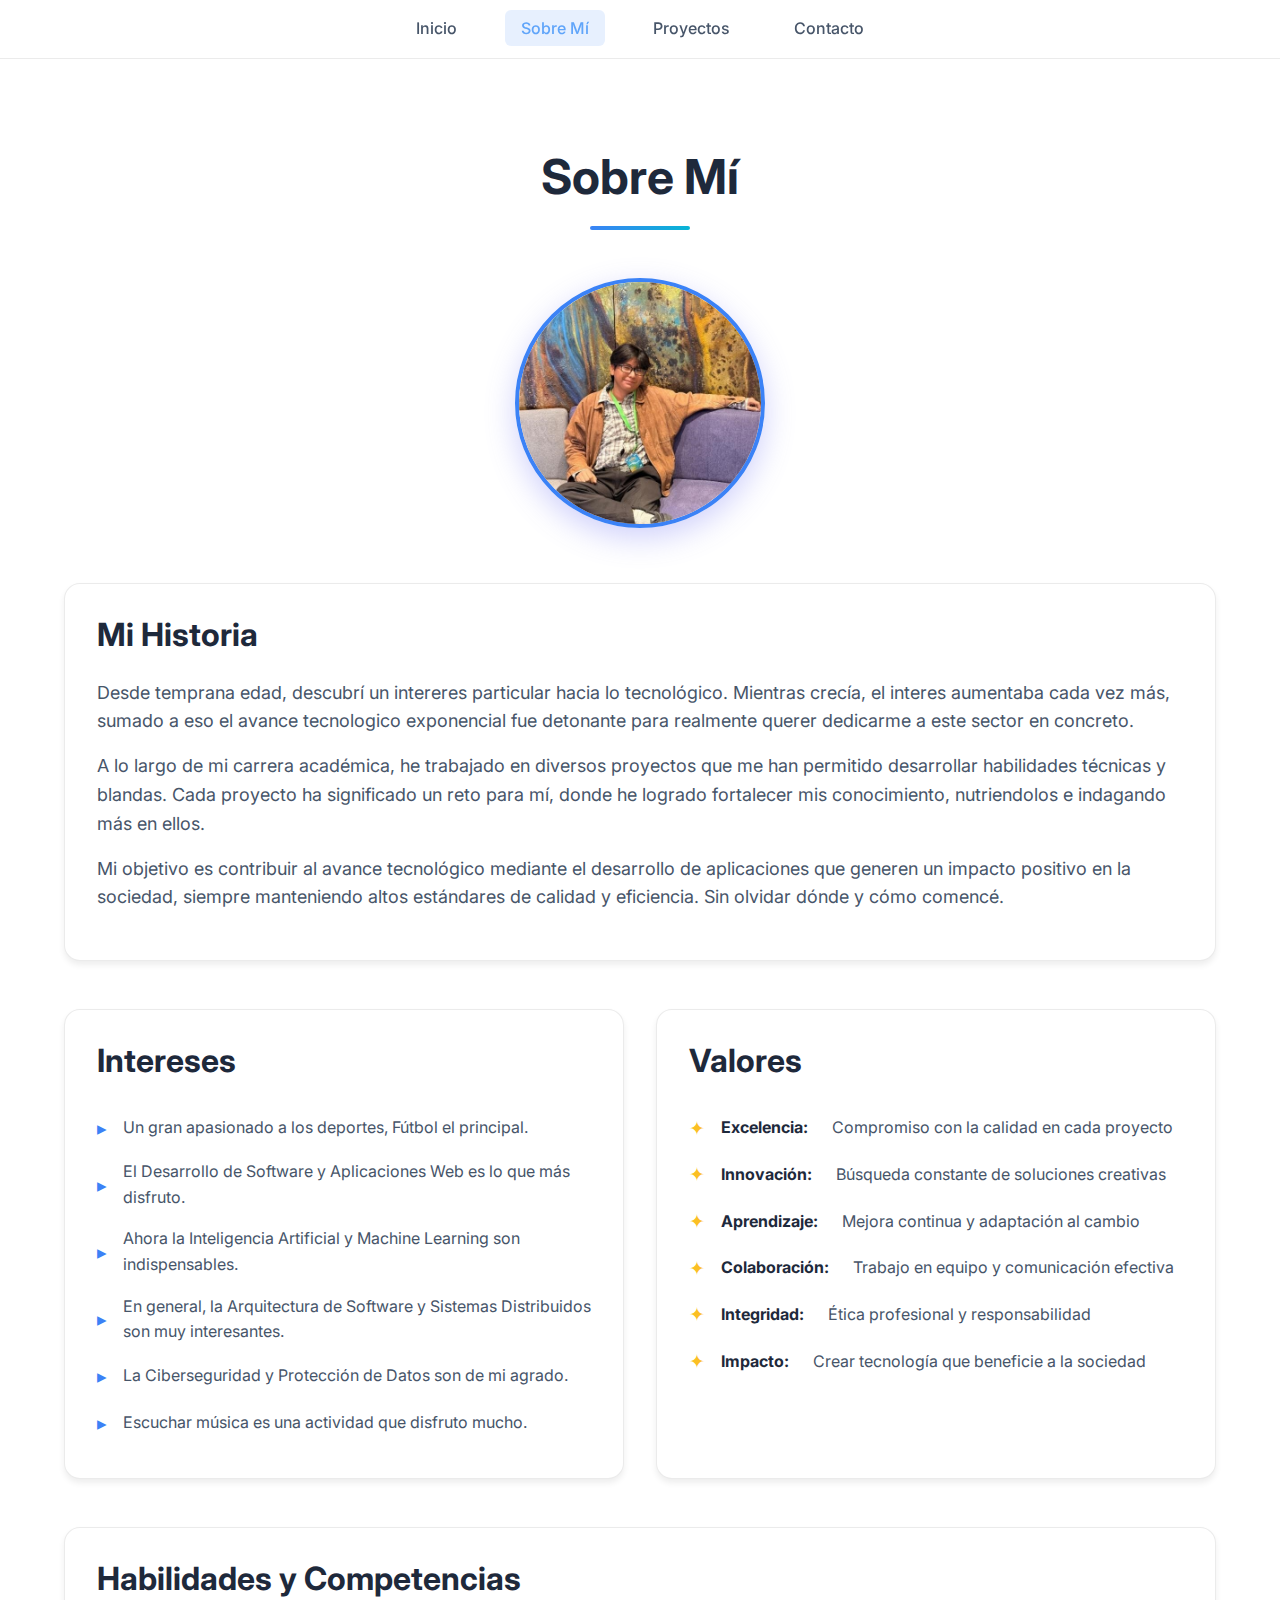
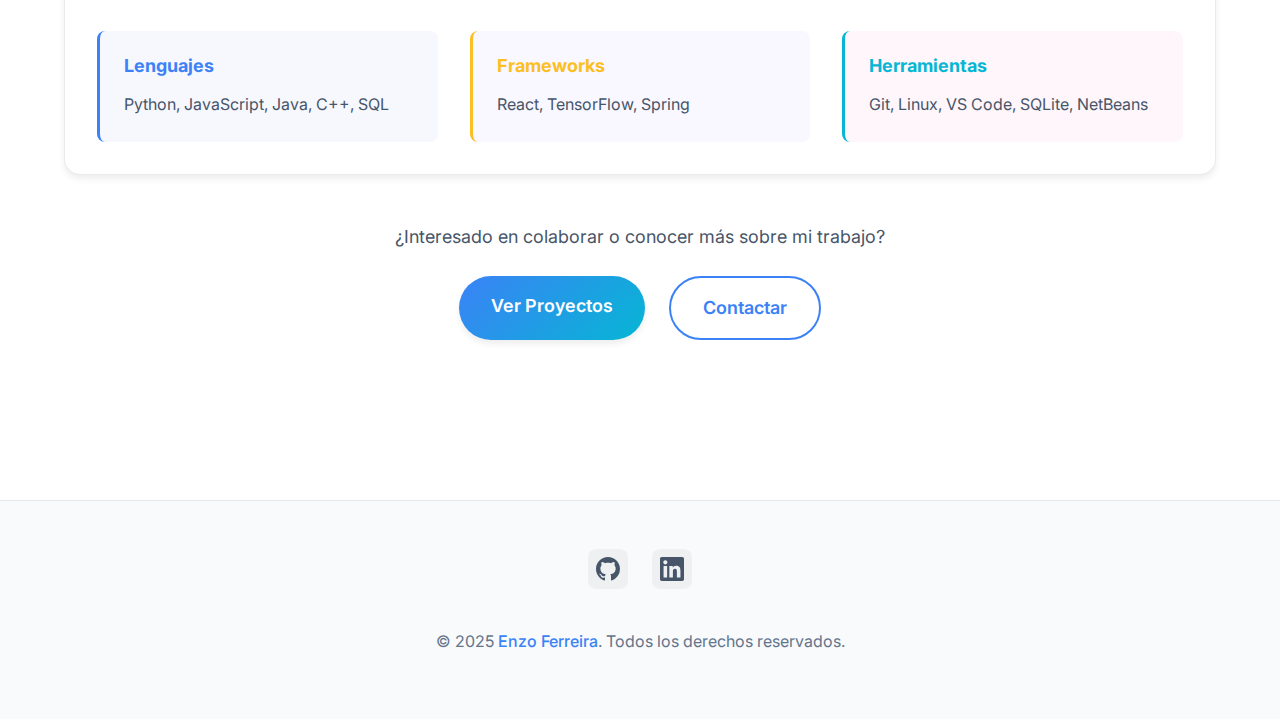
<file: sobremi.html>
<!DOCTYPE html>
<html lang="es">

<head>
    <meta charset="UTF-8">
    <meta name="viewport" content="width=device-width, initial-scale=1.0">
    <meta name="description"
        content="Conoce más sobre Enzo Ferreira - Su historia, intereses, valores y pasión por la ingeniería en computación.">
    <title>Sobre Mí | Enzo Ferreira</title>
    <link rel="icon" type="image/png" sizes="32x32" href="resources/images/logo.png">
    <link rel="preconnect" href="https://fonts.googleapis.com">
    <link rel="preconnect" href="https://fonts.gstatic.com" crossorigin>
    <link href="https://fonts.googleapis.com/css2?family=Inter:wght@400;500;600;700;800&display=swap" rel="stylesheet">
    <link rel="stylesheet" href="resources/styles.css">
</head>

<body>
    <nav>
        <ul>
            <li><a href="index.html">Inicio</a></li>
            <li><a href="sobremi.html">Sobre Mí</a></li>
            <li><a href="proyecto.html">Proyectos</a></li>
            <li><a href="contacto.html">Contacto</a></li>
        </ul>
    </nav>
    <main class="container" style="margin-top: 100px;">
        <h2 class="section-title">Sobre Mí</h2>
        <div class="text-center mb-4">
            <div style="display: inline-block; position: relative;">
                <img src="resources/images/prueba.jpg" alt="Foto de perfil de Enzo Ferreira"
                    style="width: 250px; height: 250px; border-radius: 50%; object-fit: cover; border: 4px solid var(--primary-color); box-shadow: 0 10px 30px rgba(99, 102, 241, 0.3); transition: transform 0.3s ease, box-shadow 0.3s ease;"
                    onmouseover="this.style.transform='scale(1.05)'; this.style.boxShadow='0 15px 40px rgba(99, 102, 241, 0.4)'"
                    onmouseout="this.style.transform='scale(1)'; this.style.boxShadow='0 10px 30px rgba(99, 102, 241, 0.3)'">
            </div>
        </div>
        <section class="card mb-4">
            <h3>Mi Historia</h3>
            <p>
                Desde temprana edad, descubrí un intereres particular hacia lo tecnológico.
                Mientras crecía, el interes aumentaba cada vez más, sumado a eso el avance tecnologico exponencial fue
                detonante
                para realmente querer dedicarme a este sector en concreto.
            </p>
            <p>
                A lo largo de mi carrera académica, he trabajado en diversos proyectos que me han
                permitido desarrollar habilidades técnicas y blandas. Cada proyecto ha significado un reto
                para mí, donde he logrado fortalecer mis conocimiento, nutriendolos e indagando más en ellos.
            </p>
            <p>
                Mi objetivo es contribuir al avance tecnológico mediante el desarrollo de aplicaciones
                que generen un impacto positivo en la sociedad, siempre manteniendo altos estándares
                de calidad y eficiencia. Sin olvidar dónde y cómo comencé.
            </p>
        </section>
        <div class="grid grid-2">
            <div class="card">
                <h3>Intereses</h3>
                <ul style="list-style: none; padding: 0;">
                    <li
                        style="padding: var(--spacing-xs) 0; color: var(--text-secondary); display: flex; align-items: center; gap: var(--spacing-sm);">
                        <span style="color: var(--primary-color); font-size: 1.2rem;">▸</span>
                        Un gran apasionado a los deportes, Fútbol el principal.
                    </li>
                    <li
                        style="padding: var(--spacing-xs) 0; color: var(--text-secondary); display: flex; align-items: center; gap: var(--spacing-sm);">
                        <span style="color: var(--primary-color); font-size: 1.2rem;">▸</span>
                        El Desarrollo de Software y Aplicaciones Web es lo que más disfruto.
                    </li>
                    <li
                        style="padding: var(--spacing-xs) 0; color: var(--text-secondary); display: flex; align-items: center; gap: var(--spacing-sm);">
                        <span style="color: var(--primary-color); font-size: 1.2rem;">▸</span>
                        Ahora la Inteligencia Artificial y Machine Learning son indispensables.
                    </li>
                    <li
                        style="padding: var(--spacing-xs) 0; color: var(--text-secondary); display: flex; align-items: center; gap: var(--spacing-sm);">
                        <span style="color: var(--primary-color); font-size: 1.2rem;">▸</span>
                        En general, la Arquitectura de Software y Sistemas Distribuidos son muy interesantes.
                    </li>
                    <li
                        style="padding: var(--spacing-xs) 0; color: var(--text-secondary); display: flex; align-items: center; gap: var(--spacing-sm);">
                        <span style="color: var(--primary-color); font-size: 1.2rem;">▸</span>
                        La Ciberseguridad y Protección de Datos son de mi agrado.
                    </li>
                    <li
                        style="padding: var(--spacing-xs) 0; color: var(--text-secondary); display: flex; align-items: center; gap: var(--spacing-sm);">
                        <span style="color: var(--primary-color); font-size: 1.2rem;">▸</span>
                        Escuchar música es una actividad que disfruto mucho.
                    </li>
                </ul>
            </div>
            <div class="card">
                <h3>Valores</h3>
                <ul style="list-style: none; padding: 0;">
                    <li
                        style="padding: var(--spacing-xs) 0; color: var(--text-secondary); display: flex; align-items: center; gap: var(--spacing-sm);">
                        <span style="color: var(--secondary-color); font-size: 1.2rem;">✦</span>
                        <strong style="color: var(--text-primary);">Excelencia:</strong>
                        <span style="margin-left: var(--spacing-xs);">Compromiso con la calidad en cada proyecto</span>
                    </li>
                    <li
                        style="padding: var(--spacing-xs) 0; color: var(--text-secondary); display: flex; align-items: center; gap: var(--spacing-sm);">
                        <span style="color: var(--secondary-color); font-size: 1.2rem;">✦</span>
                        <strong style="color: var(--text-primary);">Innovación:</strong>
                        <span style="margin-left: var(--spacing-xs);">Búsqueda constante de soluciones creativas</span>
                    </li>
                    <li
                        style="padding: var(--spacing-xs) 0; color: var(--text-secondary); display: flex; align-items: center; gap: var(--spacing-sm);">
                        <span style="color: var(--secondary-color); font-size: 1.2rem;">✦</span>
                        <strong style="color: var(--text-primary);">Aprendizaje:</strong>
                        <span style="margin-left: var(--spacing-xs);">Mejora continua y adaptación al cambio</span>
                    </li>
                    <li
                        style="padding: var(--spacing-xs) 0; color: var(--text-secondary); display: flex; align-items: center; gap: var(--spacing-sm);">
                        <span style="color: var(--secondary-color); font-size: 1.2rem;">✦</span>
                        <strong style="color: var(--text-primary);">Colaboración:</strong>
                        <span style="margin-left: var(--spacing-xs);">Trabajo en equipo y comunicación efectiva</span>
                    </li>
                    <li
                        style="padding: var(--spacing-xs) 0; color: var(--text-secondary); display: flex; align-items: center; gap: var(--spacing-sm);">
                        <span style="color: var(--secondary-color); font-size: 1.2rem;">✦</span>
                        <strong style="color: var(--text-primary);">Integridad:</strong>
                        <span style="margin-left: var(--spacing-xs);">Ética profesional y responsabilidad</span>
                    </li>
                    <li
                        style="padding: var(--spacing-xs) 0; color: var(--text-secondary); display: flex; align-items: center; gap: var(--spacing-sm);">
                        <span style="color: var(--secondary-color); font-size: 1.2rem;">✦</span>
                        <strong style="color: var(--text-primary);">Impacto:</strong>
                        <span style="margin-left: var(--spacing-xs);">Crear tecnología que beneficie a la
                            sociedad</span>
                    </li>
                </ul>
            </div>
        </div>
        <section class="card mt-4 mb-4">
            <h3>Habilidades y Competencias</h3>
            <div class="grid grid-3 mt-3">
                <div
                    style="padding: var(--spacing-md); background: rgba(99, 102, 241, 0.05); border-radius: var(--radius-md); border-left: 3px solid var(--primary-color);">
                    <h4
                        style="color: var(--primary-color); margin-bottom: var(--spacing-sm); font-size: var(--font-size-md);">
                        Lenguajes</h4>
                    <p style="margin: 0; font-size: var(--font-size-sm);">Python, JavaScript, Java, C++, SQL</p>
                </div>
                <div
                    style="padding: var(--spacing-md); background: rgba(139, 92, 246, 0.05); border-radius: var(--radius-md); border-left: 3px solid var(--secondary-color);">
                    <h4
                        style="color: var(--secondary-color); margin-bottom: var(--spacing-sm); font-size: var(--font-size-md);">
                        Frameworks</h4>
                    <p style="margin: 0; font-size: var(--font-size-sm);">React, TensorFlow, Spring</p>
                </div>
                <div
                    style="padding: var(--spacing-md); background: rgba(236, 72, 153, 0.05); border-radius: var(--radius-md); border-left: 3px solid var(--accent-color);">
                    <h4
                        style="color: var(--accent-color); margin-bottom: var(--spacing-sm); font-size: var(--font-size-md);">
                        Herramientas</h4>
                    <p style="margin: 0; font-size: var(--font-size-sm);">Git, Linux, VS Code, SQLite, NetBeans</p>
                </div>
            </div>
        </section>
        <div class="text-center mt-4 mb-4">
            <p style="font-size: var(--font-size-md); margin-bottom: var(--spacing-md);">
                ¿Interesado en colaborar o conocer más sobre mi trabajo?
            </p>
            <div style="display: flex; gap: var(--spacing-md); justify-content: center; flex-wrap: wrap;">
                <a href="proyecto.html" class="btn btn-primary">Ver Proyectos</a>
                <a href="contacto.html" class="btn btn-secondary">Contactar</a>
            </div>
        </div>
    </main>
    <footer>
        <div class="footer-content">
            <div class="footer-social">
                <a href="https://github.com/EnzoFereira-UDL" target="_blank" aria-label="GitHub">
                    <svg viewBox="0 0 24 24" xmlns="http://www.w3.org/2000/svg">
                        <path
                            d="M12 0C5.37 0 0 5.37 0 12c0 5.31 3.435 9.795 8.205 11.385.6.105.825-.255.825-.57 0-.285-.015-1.23-.015-2.235-3.015.555-3.795-.735-4.035-1.41-.135-.345-.72-1.41-1.23-1.695-.42-.225-1.02-.78-.015-.795.945-.015 1.62.87 1.845 1.23 1.08 1.815 2.805 1.305 3.495.99.105-.78.42-1.305.765-1.605-2.67-.3-5.46-1.335-5.46-5.925 0-1.305.465-2.385 1.23-3.225-.12-.3-.54-1.53.12-3.18 0 0 1.005-.315 3.3 1.23.96-.27 1.98-.405 3-.405s2.04.135 3 .405c2.295-1.56 3.3-1.23 3.3-1.23.66 1.65.24 2.88.12 3.18.765.84 1.23 1.905 1.23 3.225 0 4.605-2.805 5.625-5.475 5.925.435.375.81 1.095.81 2.22 0 1.605-.015 2.895-.015 3.3 0 .315.225.69.825.57A12.02 12.02 0 0024 12c0-6.63-5.37-12-12-12z" />
                    </svg>
                </a>
                <a href="https://mx.linkedin.com/in/enzo-ferreira-667b6a396" target="_blank" aria-label="LinkedIn">
                    <svg viewBox="0 0 24 24" xmlns="http://www.w3.org/2000/svg">
                        <path
                            d="M20.447 20.452h-3.554v-5.569c0-1.328-.027-3.037-1.852-3.037-1.853 0-2.136 1.445-2.136 2.939v5.667H9.351V9h3.414v1.561h.046c.477-.9 1.637-1.85 3.37-1.85 3.601 0 4.267 2.37 4.267 5.455v6.286zM5.337 7.433c-1.144 0-2.063-.926-2.063-2.065 0-1.138.92-2.063 2.063-2.063 1.14 0 2.064.925 2.064 2.063 0 1.139-.925 2.065-2.064 2.065zm1.782 13.019H3.555V9h3.564v11.452zM22.225 0H1.771C.792 0 0 .774 0 1.729v20.542C0 23.227.792 24 1.771 24h20.451C23.2 24 24 23.227 24 22.271V1.729C24 .774 23.2 0 22.222 0h.003z" />
                    </svg>
                </a>
            </div>
            <p class="footer-text">
                © 2025 <a href="index.html">Enzo Ferreira</a>. Todos los derechos reservados.
            </p>
        </div>
    </footer>
    <script src="resources/main.js"></script>
</body>

</html>
</file>
<file: resources/styles.css>
/* ===================================
   CSS Variables & Design Tokens
   =================================== */
:root {
  /* Color Palette */
  --primary-color: #3b82f6;
  --primary-dark: #2563eb;
  --primary-light: #60a5fa;
  --secondary-color: #fbbf24;
  --accent-color: #06b6d4;

  /* Neutral Colors */
  --bg-color: #ffffff;
  --bg-secondary: #f8fafc;
  --bg-card: #ffffff;
  --text-primary: #1e293b;
  --text-secondary: #475569;
  --text-muted: #64748b;

  /* Gradients */
  --gradient-primary: linear-gradient(135deg, #3b82f6 0%, #06b6d4 100%);
  --gradient-secondary: linear-gradient(135deg, #fbbf24 0%, #f59e0b 100%);
  --gradient-hero: linear-gradient(135deg, #e0f2fe 0%, #dbeafe 50%, #fef3c7 100%);

  /* Spacing */
  --spacing-xs: 0.5rem;
  --spacing-sm: 1rem;
  --spacing-md: 1.5rem;
  --spacing-lg: 2rem;
  --spacing-xl: 3rem;
  --spacing-2xl: 4rem;

  /* Typography */
  --font-primary: 'Inter', -apple-system, BlinkMacSystemFont, 'Segoe UI', sans-serif;
  --font-size-xs: 0.875rem;
  --font-size-sm: 1rem;
  --font-size-md: 1.125rem;
  --font-size-lg: 1.5rem;
  --font-size-xl: 2rem;
  --font-size-2xl: 3rem;
  --font-size-3xl: 4rem;

  /* Shadows */
  --shadow-sm: 0 2px 4px rgba(0, 0, 0, 0.05);
  --shadow-md: 0 4px 6px rgba(0, 0, 0, 0.07);
  --shadow-lg: 0 10px 25px rgba(0, 0, 0, 0.1);
  --shadow-xl: 0 20px 40px rgba(0, 0, 0, 0.12);
  --shadow-glow: 0 0 20px rgba(59, 130, 246, 0.2);

  /* Transitions */
  --transition-fast: 0.2s ease;
  --transition-base: 0.3s ease;
  --transition-slow: 0.5s ease;

  /* Border Radius */
  --radius-sm: 0.375rem;
  --radius-md: 0.5rem;
  --radius-lg: 1rem;
  --radius-full: 9999px;
}

/* ===================================
   Reset & Base Styles
   =================================== */
* {
  margin: 0;
  padding: 0;
  box-sizing: border-box;
}

html {
  scroll-behavior: smooth;
}

body {
  font-family: var(--font-primary);
  background-color: var(--bg-color);
  color: var(--text-primary);
  line-height: 1.6;
  overflow-x: hidden;
}

/* ===================================
   Typography
   =================================== */
h1,
h2,
h3,
h4,
h5,
h6 {
  font-weight: 700;
  line-height: 1.2;
  margin-bottom: var(--spacing-md);
}

h1 {
  font-size: var(--font-size-3xl);
  background: var(--gradient-primary);
  -webkit-background-clip: text;
  -webkit-text-fill-color: transparent;
  background-clip: text;
}

h2 {
  font-size: var(--font-size-2xl);
  color: var(--text-primary);
}

h3 {
  font-size: var(--font-size-xl);
  color: var(--text-primary);
}

p {
  margin-bottom: var(--spacing-sm);
  color: var(--text-secondary);
  font-size: var(--font-size-md);
}

a {
  text-decoration: none;
  color: var(--primary-color);
  transition: color var(--transition-fast);
}

a:hover {
  color: var(--primary-light);
}

/* ===================================
   Navigation
   =================================== */
nav {
  position: fixed;
  top: 0;
  left: 0;
  right: 0;
  background: rgba(255, 255, 255, 0.95);
  backdrop-filter: blur(10px);
  padding: var(--spacing-sm) var(--spacing-xl);
  z-index: 1000;
  border-bottom: 1px solid rgba(0, 0, 0, 0.08);
}

nav ul {
  list-style: none;
  display: flex;
  justify-content: center;
  gap: var(--spacing-lg);
  flex-wrap: wrap;
}

nav a {
  color: var(--text-secondary);
  font-weight: 500;
  padding: var(--spacing-xs) var(--spacing-sm);
  border-radius: var(--radius-sm);
  transition: all var(--transition-base);
  position: relative;
}

nav a::after {
  content: '';
  position: absolute;
  bottom: 0;
  left: 50%;
  transform: translateX(-50%) scaleX(0);
  width: 80%;
  height: 2px;
  background: var(--gradient-primary);
  transition: transform var(--transition-base);
}

nav a:hover {
  color: var(--text-primary);
  background: rgba(59, 130, 246, 0.08);
}

nav a:hover::after {
  transform: translateX(-50%) scaleX(1);
}

nav a.active {
  color: var(--primary-light);
  background: rgba(59, 130, 246, 0.12);
}

/* ===================================
   Container & Layout
   =================================== */
.container {
  max-width: 1200px;
  margin: 0 auto;
  padding: var(--spacing-xl) var(--spacing-md);
}

.hero-section {
  min-height: 100vh;
  display: flex;
  align-items: center;
  justify-content: center;
  background: var(--gradient-hero);
  position: relative;
  overflow: hidden;
}

.hero-section::before {
  content: '';
  position: absolute;
  top: -50%;
  right: -50%;
  width: 100%;
  height: 100%;
  background: radial-gradient(circle, rgba(251, 191, 36, 0.15) 0%, transparent 70%);
  animation: pulse 8s ease-in-out infinite;
}

@keyframes pulse {

  0%,
  100% {
    transform: scale(1);
    opacity: 0.5;
  }

  50% {
    transform: scale(1.2);
    opacity: 0.8;
  }
}

.hero-content {
  text-align: center;
  z-index: 1;
  animation: fadeInUp 1s ease;
}

@keyframes fadeInUp {
  from {
    opacity: 0;
    transform: translateY(30px);
  }

  to {
    opacity: 1;
    transform: translateY(0);
  }
}

.profile-photo {
  width: 200px;
  height: 200px;
  border-radius: var(--radius-full);
  border: 4px solid var(--primary-color);
  box-shadow: var(--shadow-glow), var(--shadow-xl);
  margin: 0 auto var(--spacing-lg);
  object-fit: cover;
  transition: transform var(--transition-base);
  animation: float 6s ease-in-out infinite;
}

@keyframes float {

  0%,
  100% {
    transform: translateY(0px);
  }

  50% {
    transform: translateY(-20px);
  }
}

.profile-photo:hover {
  transform: scale(1.05);
}

/* ===================================
   Buttons
   =================================== */
.btn {
  display: inline-block;
  padding: var(--spacing-sm) var(--spacing-lg);
  border-radius: var(--radius-full);
  font-weight: 600;
  font-size: var(--font-size-md);
  cursor: pointer;
  transition: all var(--transition-base);
  border: none;
  text-align: center;
  position: relative;
  overflow: hidden;
}

.btn::before {
  content: '';
  position: absolute;
  top: 50%;
  left: 50%;
  width: 0;
  height: 0;
  border-radius: var(--radius-full);
  background: rgba(255, 255, 255, 0.2);
  transform: translate(-50%, -50%);
  transition: width var(--transition-slow), height var(--transition-slow);
}

.btn:hover::before {
  width: 300px;
  height: 300px;
}

.btn-primary {
  background: var(--gradient-primary);
  color: white;
  box-shadow: var(--shadow-md);
}

.btn-primary:hover {
  transform: translateY(-2px);
  box-shadow: var(--shadow-lg), var(--shadow-glow);
  color: white;
}

.btn-secondary {
  background: transparent;
  color: var(--primary-color);
  border: 2px solid var(--primary-color);
}

.btn-secondary:hover {
  background: var(--primary-color);
  color: white;
  transform: translateY(-2px);
}

.btn-whatsapp {
  background: linear-gradient(135deg, #25D366 0%, #128C7E 100%);
  color: white;
  display: inline-flex;
  align-items: center;
  gap: var(--spacing-xs);
}

.btn-whatsapp:hover {
  transform: translateY(-2px);
  box-shadow: 0 10px 25px rgba(37, 211, 102, 0.3);
  color: white;
}

/* ===================================
   Cards
   =================================== */
.card {
  background: var(--bg-card);
  border-radius: var(--radius-lg);
  padding: var(--spacing-lg);
  box-shadow: var(--shadow-md);
  transition: all var(--transition-base);
  border: 1px solid rgba(0, 0, 0, 0.08);
  position: relative;
  overflow: hidden;
}

.card::before {
  content: '';
  position: absolute;
  top: 0;
  left: 0;
  right: 0;
  height: 3px;
  background: var(--gradient-primary);
  transform: scaleX(0);
  transition: transform var(--transition-base);
}

.card:hover {
  transform: translateY(-5px);
  box-shadow: var(--shadow-lg);
  border-color: rgba(59, 130, 246, 0.3);
}

.card:hover::before {
  transform: scaleX(1);
}

/* ===================================
   Grid Layouts
   =================================== */
.grid {
  display: grid;
  gap: var(--spacing-lg);
  margin-top: var(--spacing-xl);
}

.grid-2 {
  grid-template-columns: repeat(auto-fit, minmax(300px, 1fr));
}

.grid-3 {
  grid-template-columns: repeat(auto-fit, minmax(280px, 1fr));
}

/* ===================================
   Forms
   =================================== */
.form-group {
  margin-bottom: var(--spacing-md);
}

label {
  display: block;
  margin-bottom: var(--spacing-xs);
  color: var(--text-primary);
  font-weight: 500;
  font-size: var(--font-size-sm);
}

input,
textarea {
  width: 100%;
  padding: var(--spacing-sm);
  border-radius: var(--radius-md);
  border: 2px solid rgba(0, 0, 0, 0.1);
  background: var(--bg-secondary);
  color: var(--text-primary);
  font-family: var(--font-primary);
  font-size: var(--font-size-sm);
  transition: all var(--transition-base);
}

input:focus,
textarea:focus {
  outline: none;
  border-color: var(--primary-color);
  box-shadow: 0 0 0 3px rgba(59, 130, 246, 0.1);
}

input.error,
textarea.error {
  border-color: #ef4444;
}

input.success,
textarea.success {
  border-color: #10b981;
}

textarea {
  resize: vertical;
  min-height: 150px;
}

.error-message {
  color: #ef4444;
  font-size: var(--font-size-xs);
  margin-top: var(--spacing-xs);
  display: none;
}

.error-message.show {
  display: block;
}

/* ===================================
   Project Cards
   =================================== */
.project-card {
  position: relative;
}

.project-card h3 {
  margin-bottom: var(--spacing-sm);
  font-size: var(--font-size-lg);
}

.project-card p {
  margin-bottom: var(--spacing-md);
  color: var(--text-muted);
}

.github-link {
  display: inline-flex;
  align-items: center;
  gap: var(--spacing-xs);
  color: var(--text-primary);
  font-weight: 500;
  padding: var(--spacing-xs) var(--spacing-md);
  border-radius: var(--radius-md);
  background: rgba(0, 0, 0, 0.04);
  transition: all var(--transition-base);
}

.github-link:hover {
  background: rgba(0, 0, 0, 0.08);
  transform: translateX(5px);
}

.github-icon {
  width: 24px;
  height: 24px;
  fill: currentColor;
}

/* ===================================
   Section Titles
   =================================== */
.section-title {
  text-align: center;
  margin-bottom: var(--spacing-xl);
  position: relative;
  padding-bottom: var(--spacing-md);
}

.section-title::after {
  content: '';
  position: absolute;
  bottom: 0;
  left: 50%;
  transform: translateX(-50%);
  width: 100px;
  height: 4px;
  background: var(--gradient-primary);
  border-radius: var(--radius-full);
}

/* ===================================
   Contact Info
   =================================== */
.contact-info {
  display: grid;
  grid-template-columns: repeat(auto-fit, minmax(250px, 1fr));
  gap: var(--spacing-md);
  margin-bottom: var(--spacing-xl);
}

.contact-item {
  display: flex;
  align-items: center;
  gap: var(--spacing-sm);
  padding: var(--spacing-md);
  background: var(--bg-card);
  border-radius: var(--radius-md);
  border: 1px solid rgba(0, 0, 0, 0.08);
  transition: all var(--transition-base);
}

.contact-item:hover {
  border-color: var(--primary-color);
  transform: translateX(5px);
}

.contact-icon {
  font-size: var(--font-size-xl);
  color: var(--primary-color);
}

/* ===================================
   Loading & Success States
   =================================== */
.loading {
  opacity: 0.6;
  pointer-events: none;
}

.success-message,
.error-message-form {
  padding: var(--spacing-md);
  border-radius: var(--radius-md);
  margin-top: var(--spacing-md);
  display: none;
  animation: slideIn 0.3s ease;
}

@keyframes slideIn {
  from {
    opacity: 0;
    transform: translateY(-10px);
  }

  to {
    opacity: 1;
    transform: translateY(0);
  }
}

.success-message.show,
.error-message-form.show {
  display: block;
}

.success-message {
  background: rgba(16, 185, 129, 0.1);
  border: 1px solid #10b981;
  color: #10b981;
}

.error-message-form {
  background: rgba(239, 68, 68, 0.1);
  border: 1px solid #ef4444;
  color: #ef4444;
}

/* ===================================
   Responsive Design
   =================================== */
@media (max-width: 768px) {
  :root {
    --font-size-3xl: 2.5rem;
    --font-size-2xl: 2rem;
    --font-size-xl: 1.5rem;
  }

  nav {
    padding: var(--spacing-sm);
  }

  nav ul {
    gap: var(--spacing-sm);
  }

  .container {
    padding: var(--spacing-md) var(--spacing-sm);
  }

  .profile-photo {
    width: 150px;
    height: 150px;
  }

  .grid-2,
  .grid-3 {
    grid-template-columns: 1fr;
  }
}

/* ===================================
   Footer
   =================================== */
footer {
  background: var(--bg-secondary);
  border-top: 1px solid rgba(0, 0, 0, 0.08);
  padding: var(--spacing-xl) var(--spacing-md);
  margin-top: var(--spacing-2xl);
}

.footer-content {
  max-width: 1200px;
  margin: 0 auto;
  display: flex;
  flex-direction: column;
  align-items: center;
  gap: var(--spacing-md);
}

.footer-social {
  display: flex;
  gap: var(--spacing-md);
  margin-bottom: var(--spacing-sm);
}

.footer-social a {
  color: var(--text-secondary);
  transition: all var(--transition-base);
  display: flex;
  align-items: center;
  justify-content: center;
  width: 40px;
  height: 40px;
  border-radius: var(--radius-md);
  background: rgba(0, 0, 0, 0.04);
}

.footer-social a:hover {
  color: var(--primary-light);
  background: rgba(59, 130, 246, 0.1);
  transform: translateY(-3px);
}

.footer-social svg {
  width: 24px;
  height: 24px;
  fill: currentColor;
}

.footer-text {
  color: var(--text-muted);
  font-size: var(--font-size-sm);
  text-align: center;
}

.footer-text a {
  color: var(--primary-color);
  font-weight: 500;
}

.footer-text a:hover {
  color: var(--primary-light);
}

/* ===================================
   Utility Classes
   =================================== */
.text-center {
  text-align: center;
}

.mt-1 {
  margin-top: var(--spacing-sm);
}

.mt-2 {
  margin-top: var(--spacing-md);
}

.mt-3 {
  margin-top: var(--spacing-lg);
}

.mt-4 {
  margin-top: var(--spacing-xl);
}

.mb-1 {
  margin-bottom: var(--spacing-sm);
}

.mb-2 {
  margin-bottom: var(--spacing-md);
}

.mb-3 {
  margin-bottom: var(--spacing-lg);
}

.mb-4 {
  margin-bottom: var(--spacing-xl);
}

.fade-in {
  animation: fadeInUp 0.6s ease;
}
</file>
